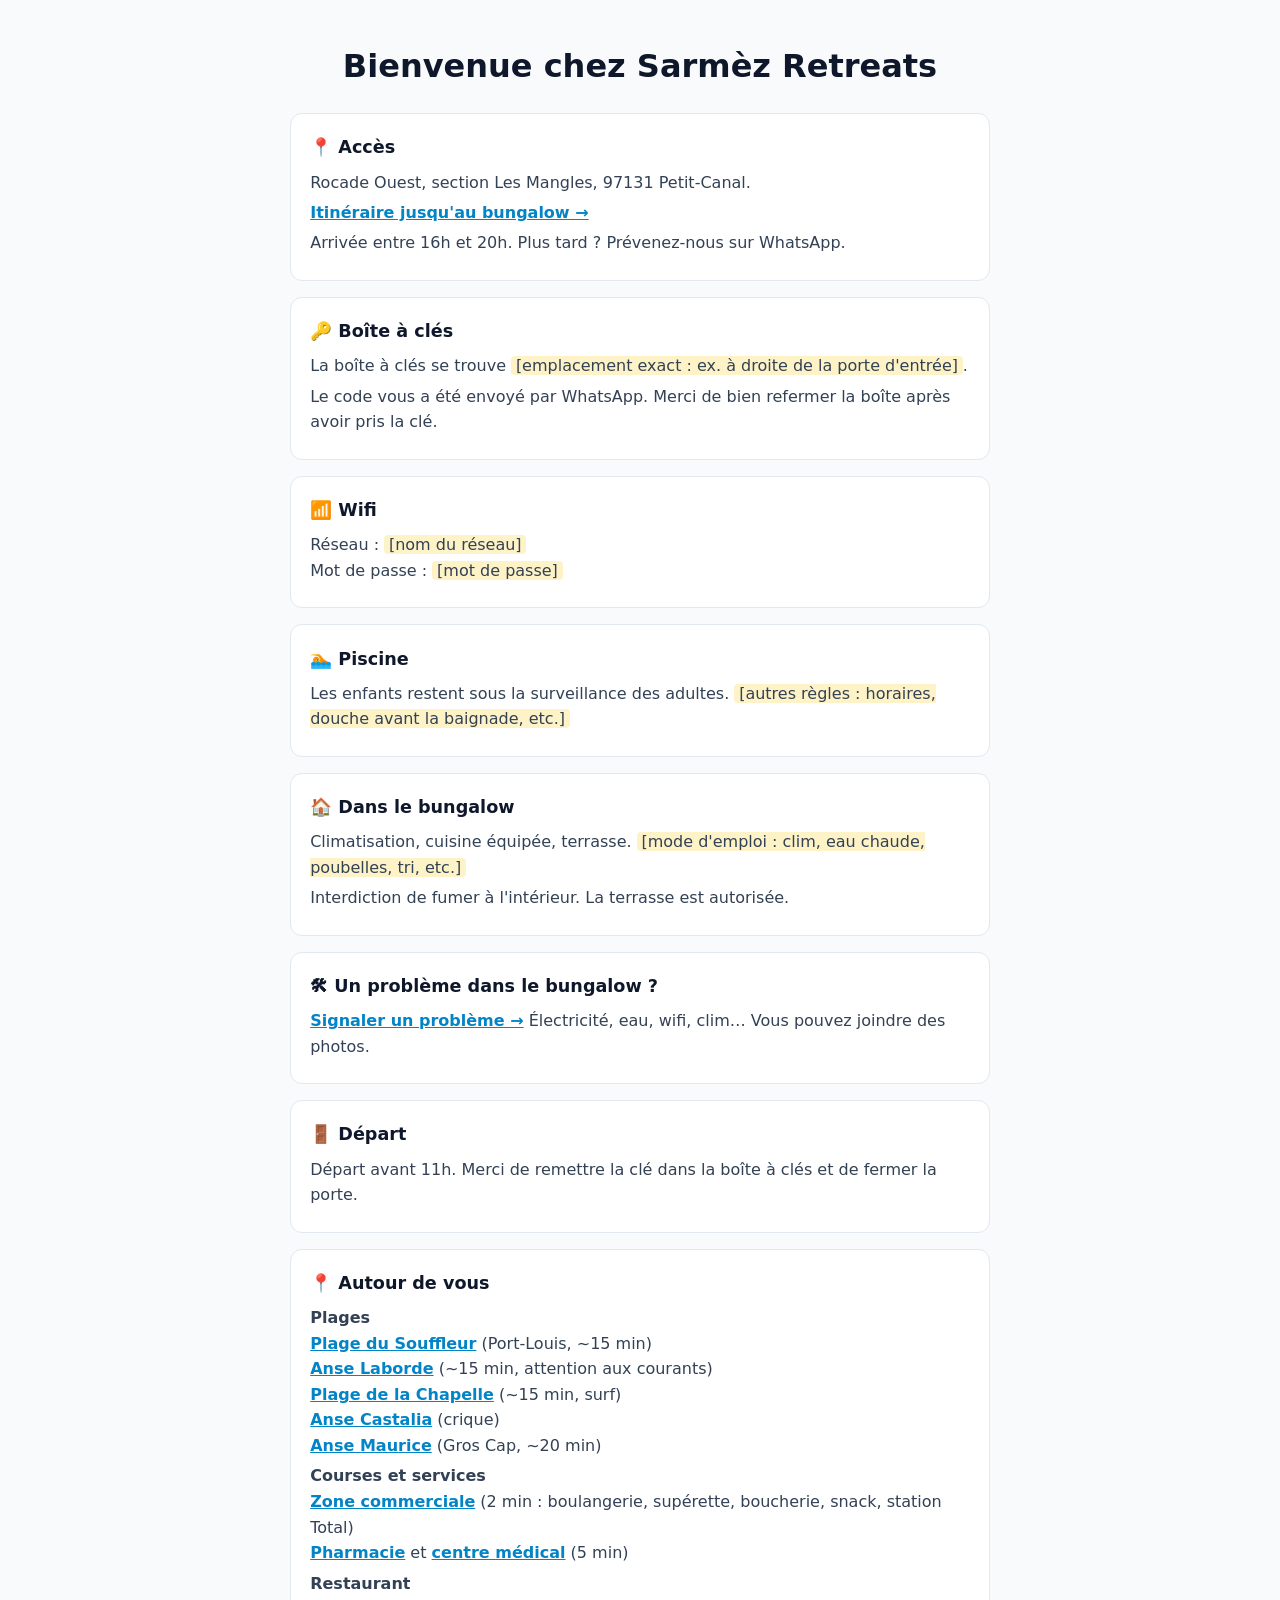
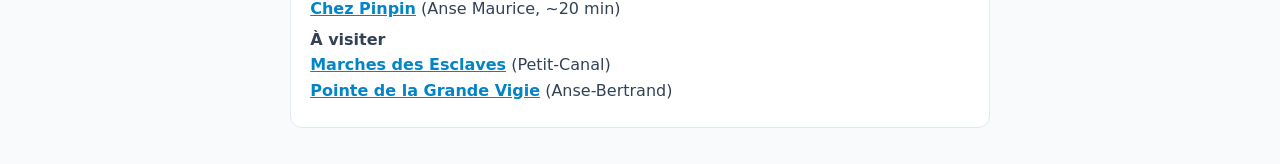
<file: guide-accueil.html>
<!DOCTYPE html>
<html lang="fr">
<head>
<meta charset="UTF-8">
<meta name="viewport" content="width=device-width, initial-scale=1.0">
<meta name="robots" content="noindex, nofollow">
<title>Guide d'accueil | Sarmèz Retreats</title>
<style>
body { font-family: 'Segoe UI', system-ui, sans-serif; color: #334155; line-height: 1.6; margin: 0; padding: 1.2rem; background: #f8fafc; }
main { max-width: 700px; margin: 0 auto; }
h1 { color: #0f172a; text-align: center; }
.box { background: #fff; border: 1px solid #e2e8f0; border-radius: 12px; padding: 1.2rem; margin-bottom: 1rem; }
.box h2 { margin: 0 0 .5rem; font-size: 1.1rem; color: #0f172a; }
.box p { margin: .3rem 0; }
a { color: #0284c7; font-weight: 600; }
.todo { background: #fef3c7; padding: 0 .3rem; border-radius: 4px; }
</style>
</head>
<body>
<main>
<h1>Bienvenue chez Sarmèz Retreats</h1>

<div class="box">
<h2>📍 Accès</h2>
<p>Rocade Ouest, section Les Mangles, 97131 Petit-Canal.</p>
<p><a href="https://www.google.com/maps/dir/?api=1&destination=16.3871163,-61.4614942" target="_blank" rel="noopener">Itinéraire jusqu'au bungalow →</a></p>
<p>Arrivée entre 16h et 20h. Plus tard ? Prévenez-nous sur WhatsApp.</p>
</div>

<div class="box">
<h2>🔑 Boîte à clés</h2>
<p>La boîte à clés se trouve <span class="todo">[emplacement exact : ex. à droite de la porte d'entrée]</span>.</p>
<p>Le code vous a été envoyé par WhatsApp. Merci de bien refermer la boîte après avoir pris la clé.</p>
</div>

<div class="box">
<h2>📶 Wifi</h2>
<p>Réseau : <span class="todo">[nom du réseau]</span><br>Mot de passe : <span class="todo">[mot de passe]</span></p>
</div>

<div class="box">
<h2>🏊 Piscine</h2>
<p>Les enfants restent sous la surveillance des adultes. <span class="todo">[autres règles : horaires, douche avant la baignade, etc.]</span></p>
</div>

<div class="box">
<h2>🏠 Dans le bungalow</h2>
<p>Climatisation, cuisine équipée, terrasse. <span class="todo">[mode d'emploi : clim, eau chaude, poubelles, tri, etc.]</span></p>
<p>Interdiction de fumer à l'intérieur. La terrasse est autorisée.</p>
</div>

<div class="box">
<h2>🛠 Un problème dans le bungalow ?</h2>
<p><a href="probleme.html">Signaler un problème →</a> Électricité, eau, wifi, clim… Vous pouvez joindre des photos.</p>
</div>

<div class="box">
<h2>🚪 Départ</h2>
<p>Départ avant 11h. Merci de remettre la clé dans la boîte à clés et de fermer la porte.</p>
</div>

<div class="box">
<h2>📍 Autour de vous</h2>
<p><strong>Plages</strong><br>
<a href="https://www.google.com/maps/search/?api=1&query=Plage+du+Souffleur+Port-Louis+Guadeloupe" target="_blank" rel="noopener">Plage du Souffleur</a> (Port-Louis, ~15 min)<br>
<a href="https://www.google.com/maps/search/?api=1&query=Anse+Laborde+Anse-Bertrand+Guadeloupe" target="_blank" rel="noopener">Anse Laborde</a> (~15 min, attention aux courants)<br>
<a href="https://www.google.com/maps/search/?api=1&query=Plage+de+la+Chapelle+Anse-Bertrand+Guadeloupe" target="_blank" rel="noopener">Plage de la Chapelle</a> (~15 min, surf)<br>
<a href="https://www.google.com/maps/search/?api=1&query=Anse+Castalia+Guadeloupe" target="_blank" rel="noopener">Anse Castalia</a> (crique)<br>
<a href="https://www.google.com/maps/search/?api=1&query=Anse+Maurice+Gros+Cap+Petit-Canal+Guadeloupe" target="_blank" rel="noopener">Anse Maurice</a> (Gros Cap, ~20 min)</p>
<p><strong>Courses et services</strong><br>
<a href="https://www.google.com/maps/search/superette/@16.3871163,-61.4614942,15z" target="_blank" rel="noopener">Zone commerciale</a> (2 min : boulangerie, supérette, boucherie, snack, station Total)<br>
<a href="https://www.google.com/maps/search/pharmacie/@16.3871163,-61.4614942,15z" target="_blank" rel="noopener">Pharmacie</a> et
<a href="https://www.google.com/maps/search/centre+medical/@16.3871163,-61.4614942,15z" target="_blank" rel="noopener">centre médical</a> (5 min)</p>
<p><strong>Restaurant</strong><br>
<a href="https://www.google.com/maps/search/?api=1&query=Chez+Pinpin+Anse+Maurice+Petit-Canal+Guadeloupe" target="_blank" rel="noopener">Chez Pinpin</a> (Anse Maurice, ~20 min)</p>
<p><strong>À visiter</strong><br>
<a href="https://www.google.com/maps/search/?api=1&query=Marches+des+Esclaves+Petit-Canal+Guadeloupe" target="_blank" rel="noopener">Marches des Esclaves</a> (Petit-Canal)<br>
<a href="https://www.google.com/maps/search/?api=1&query=Pointe+de+la+Grande+Vigie+Anse-Bertrand+Guadeloupe" target="_blank" rel="noopener">Pointe de la Grande Vigie</a> (Anse-Bertrand)</p>
</div>
</main>
</body>
</html>
</file>
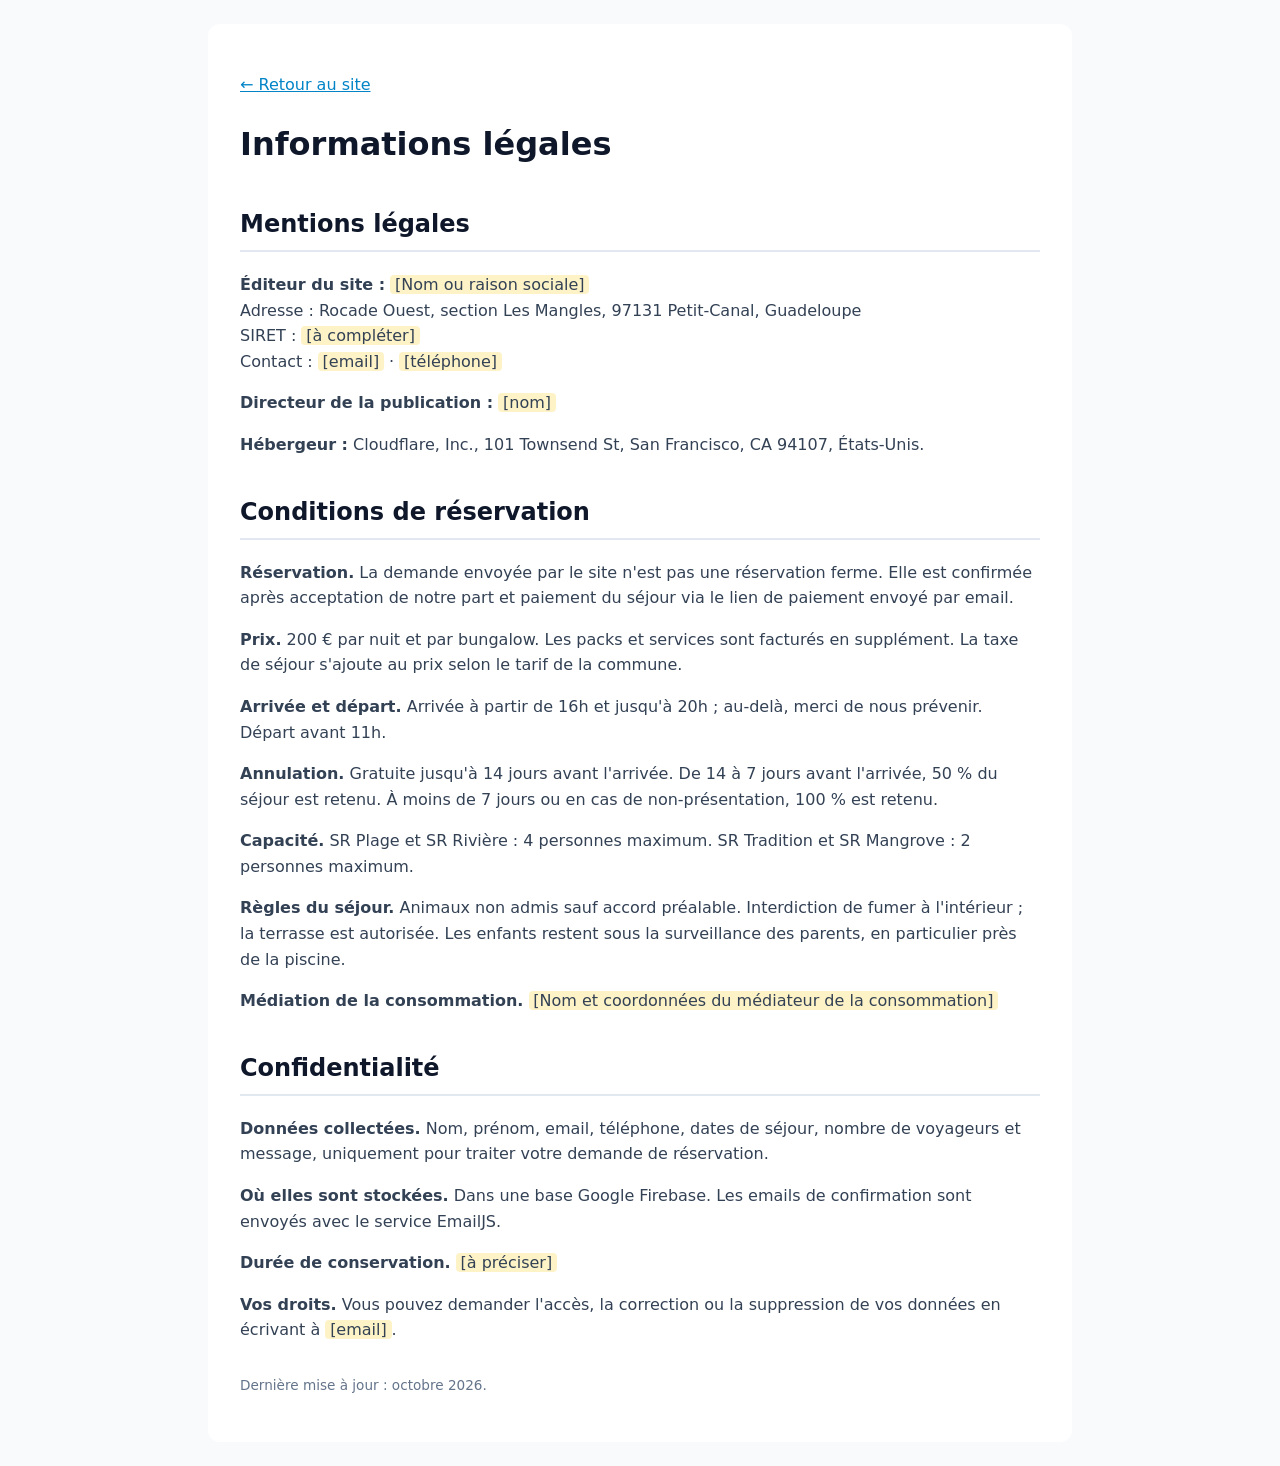
<file: mentions-legales.html>
<!DOCTYPE html>
<html lang="fr">
<head>
<meta charset="UTF-8">
<meta name="viewport" content="width=device-width, initial-scale=1.0">
<title>Mentions légales | Sarmèz Retreats</title>
<style>
body { font-family: 'Segoe UI', system-ui, sans-serif; color: #334155; line-height: 1.6; margin: 0; padding: 1.5rem; background: #f8fafc; }
main { max-width: 800px; margin: 0 auto; background: #fff; padding: 2rem; border-radius: 12px; }
h1, h2 { color: #0f172a; }
h2 { margin-top: 2.2rem; border-bottom: 2px solid #e2e8f0; padding-bottom: .4rem; }
a { color: #0284c7; }
.todo { background: #fef3c7; padding: 0 .3rem; border-radius: 4px; }
</style>
</head>
<body>
<main>
<p><a href="index.html">← Retour au site</a></p>
<h1>Informations légales</h1>

<h2 id="mentions">Mentions légales</h2>
<p><strong>Éditeur du site :</strong> <span class="todo">[Nom ou raison sociale]</span><br>
Adresse : Rocade Ouest, section Les Mangles, 97131 Petit-Canal, Guadeloupe<br>
SIRET : <span class="todo">[à compléter]</span><br>
Contact : <span class="todo">[email]</span> · <span class="todo">[téléphone]</span></p>
<p><strong>Directeur de la publication :</strong> <span class="todo">[nom]</span></p>
<p><strong>Hébergeur :</strong> Cloudflare, Inc., 101 Townsend St, San Francisco, CA 94107, États-Unis.</p>

<h2 id="conditions">Conditions de réservation</h2>
<p><strong>Réservation.</strong> La demande envoyée par le site n'est pas une réservation ferme. Elle est confirmée après acceptation de notre part et paiement du séjour via le lien de paiement envoyé par email.</p>
<p><strong>Prix.</strong> 200 € par nuit et par bungalow. Les packs et services sont facturés en supplément. La taxe de séjour s'ajoute au prix selon le tarif de la commune.</p>
<p><strong>Arrivée et départ.</strong> Arrivée à partir de 16h et jusqu'à 20h ; au-delà, merci de nous prévenir. Départ avant 11h.</p>
<p><strong>Annulation.</strong> Gratuite jusqu'à 14 jours avant l'arrivée. De 14 à 7 jours avant l'arrivée, 50 % du séjour est retenu. À moins de 7 jours ou en cas de non-présentation, 100 % est retenu.</p>
<p><strong>Capacité.</strong> SR Plage et SR Rivière : 4 personnes maximum. SR Tradition et SR Mangrove : 2 personnes maximum.</p>
<p><strong>Règles du séjour.</strong> Animaux non admis sauf accord préalable. Interdiction de fumer à l'intérieur ; la terrasse est autorisée. Les enfants restent sous la surveillance des parents, en particulier près de la piscine.</p>
<p><strong>Médiation de la consommation.</strong> <span class="todo">[Nom et coordonnées du médiateur de la consommation]</span></p>

<h2 id="confidentialite">Confidentialité</h2>
<p><strong>Données collectées.</strong> Nom, prénom, email, téléphone, dates de séjour, nombre de voyageurs et message, uniquement pour traiter votre demande de réservation.</p>
<p><strong>Où elles sont stockées.</strong> Dans une base Google Firebase. Les emails de confirmation sont envoyés avec le service EmailJS.</p>
<p><strong>Durée de conservation.</strong> <span class="todo">[à préciser]</span></p>
<p><strong>Vos droits.</strong> Vous pouvez demander l'accès, la correction ou la suppression de vos données en écrivant à <span class="todo">[email]</span>.</p>

<p style="margin-top:2rem;font-size:.85rem;color:#64748b">Dernière mise à jour : octobre 2026.</p>
</main>
</body>
</html>
</file>
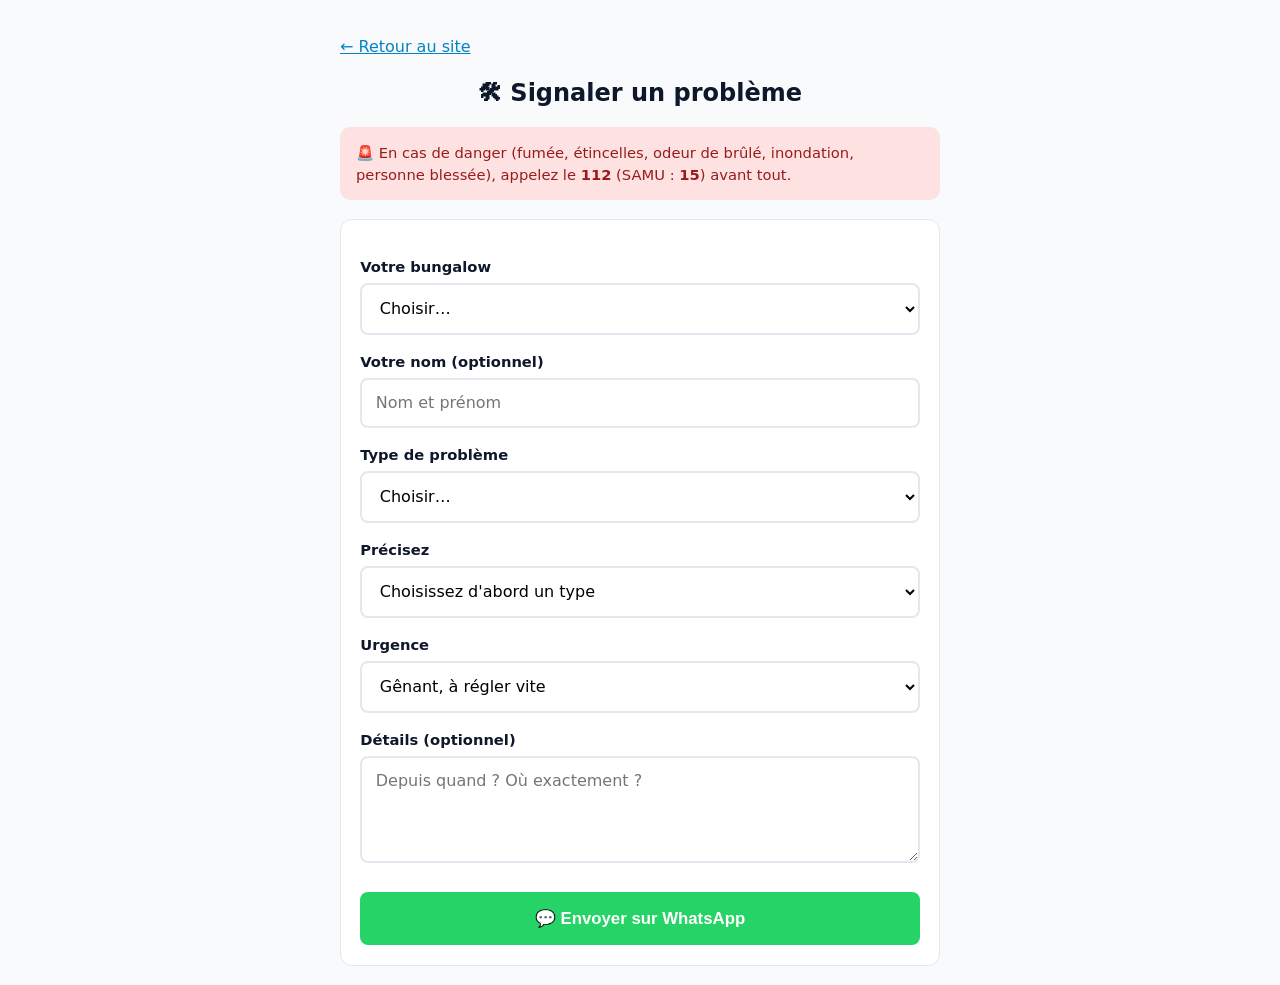
<file: probleme.html>
<!DOCTYPE html>
<html lang="fr">
<head>
<meta charset="UTF-8">
<meta name="viewport" content="width=device-width, initial-scale=1.0">
<meta name="robots" content="noindex, nofollow">
<title>Signaler un problème | Sarmèz Retreats</title>
<style>
* { box-sizing: border-box; }
body { font-family: 'Segoe UI', system-ui, sans-serif; color: #334155; line-height: 1.5; margin: 0; padding: 1.2rem; background: #f8fafc; }
main { max-width: 600px; margin: 0 auto; }
h1 { color: #0f172a; text-align: center; font-size: 1.5rem; }
.urgence { background: #fee2e2; color: #991b1b; border-radius: 10px; padding: .9rem 1rem; margin-bottom: 1.2rem; font-size: .92rem; }
form { background: #fff; border: 1px solid #e2e8f0; border-radius: 12px; padding: 1.2rem; }
label { display: block; font-weight: 600; margin: 1rem 0 .3rem; color: #0f172a; font-size: .92rem; }
select, input, textarea { width: 100%; padding: .85rem; border: 2px solid #e2e8f0; border-radius: 8px; font-size: 1rem; font-family: inherit; background: #fff; }
textarea { resize: vertical; }
button { width: 100%; margin-top: 1.4rem; padding: 1rem; background: #25D366; color: #fff; border: none; border-radius: 8px; font-size: 1.05rem; font-weight: 700; cursor: pointer; }
.hint { background: #e0f2fe; color: #075985; border-radius: 10px; padding: .8rem 1rem; margin-top: 1rem; font-size: .9rem; display: none; }
a { color: #0284c7; }
</style>
</head>
<body>
<main>
<p><a href="index.html">← Retour au site</a></p>
<h1>🛠 Signaler un problème</h1>

<div class="urgence">
🚨 En cas de danger (fumée, étincelles, odeur de brûlé, inondation, personne blessée), appelez le <strong>112</strong> (SAMU : <strong>15</strong>) avant tout.
</div>

<form id="pb-form">
  <label for="bungalow">Votre bungalow</label>
  <select id="bungalow" required>
    <option value="">Choisir…</option>
    <option>SR Plage</option><option>SR Rivière</option><option>SR Tradition</option><option>SR Mangrove</option>
  </select>

  <label for="nom">Votre nom (optionnel)</label>
  <input type="text" id="nom" placeholder="Nom et prénom">

  <label for="categorie">Type de problème</label>
  <select id="categorie" required><option value="">Choisir…</option></select>

  <label for="detail">Précisez</label>
  <select id="detail" required><option value="">Choisissez d'abord un type</option></select>

  <label for="urgence">Urgence</label>
  <select id="urgence" required>
    <option>Urgent (plus de courant, fuite importante, plus d'eau)</option>
    <option selected>Gênant, à régler vite</option>
    <option>Peut attendre</option>
  </select>

  <label for="description">Détails (optionnel)</label>
  <textarea id="description" rows="4" placeholder="Depuis quand ? Où exactement ?"></textarea>

  <button type="submit">💬 Envoyer sur WhatsApp</button>
  <div class="hint" id="hint">Dans WhatsApp, appuyez sur 📎 (ou l'appareil photo) pour joindre vos <strong>photos ou vidéos</strong> du problème, puis envoyez.</div>
</form>
</main>

<script>
const NUM = "590690676841"; // ⚠️ Remplace par ton numéro : 590 + numéro sans le 0 (ex : 590690123456)

const PROBLEMES = {
  "⚡ Électricité": ["Plus de courant dans tout le bungalow", "Une prise ne fonctionne pas", "Le disjoncteur saute", "Autre"],
  "🚿 Plomberie / eau": ["Plus d'eau", "Pas d'eau chaude", "Fuite d'eau", "Évier, douche ou WC bouché", "Faible pression", "Autre"],
  "💡 Éclairage": ["Ampoule grillée", "Une lumière ne s'allume pas", "Éclairage de la terrasse ou du jardin", "Éclairage de la piscine", "Autre"],
  "📶 Wifi / Internet": ["Pas de connexion", "Connexion très lente", "Le mot de passe ne fonctionne pas", "Autre"],
  "❄️ Climatisation": ["Ne démarre pas", "Ne refroidit pas", "Fuite d'eau", "Bruit anormal", "Télécommande", "Autre"],
  "🍳 Cuisine / électroménager": ["Réfrigérateur", "Plaques de cuisson", "Four ou micro-ondes", "Autre"],
  "🏊 Piscine": ["Eau trouble", "Pompe ou filtration à l'arrêt", "Autre"],
  "🔑 Serrure / clés": ["Boîte à clés bloquée", "Porte difficile à ouvrir ou fermer", "Clé perdue", "Autre"],
  "🧹 Autre": ["Autre problème"]
};

const cat = document.getElementById("categorie");
const det = document.getElementById("detail");
Object.keys(PROBLEMES).forEach(k => cat.add(new Option(k, k)));
cat.addEventListener("change", () => {
  det.innerHTML = "";
  det.add(new Option("Choisir…", ""));
  (PROBLEMES[cat.value] || []).forEach(d => det.add(new Option(d, d)));
});

document.getElementById("pb-form").addEventListener("submit", e => {
  e.preventDefault();
  const v = id => document.getElementById(id).value.trim();
  let msg = "🛠 Signalement de problème - Sarmèz Retreats\n";
  msg += "Bungalow : " + v("bungalow") + "\n";
  if (v("nom")) msg += "Nom : " + v("nom") + "\n";
  msg += "Type : " + v("categorie") + "\n";
  msg += "Problème : " + v("detail") + "\n";
  msg += "Urgence : " + v("urgence") + "\n";
  if (v("description")) msg += "Détails : " + v("description") + "\n";
  msg += "\n(Je joins mes photos ci-dessous.)";
  document.getElementById("hint").style.display = "block";
  window.open("https://wa.me/" + NUM + "?text=" + encodeURIComponent(msg), "_blank");
});
</script>
</body>
</html>
</file>
